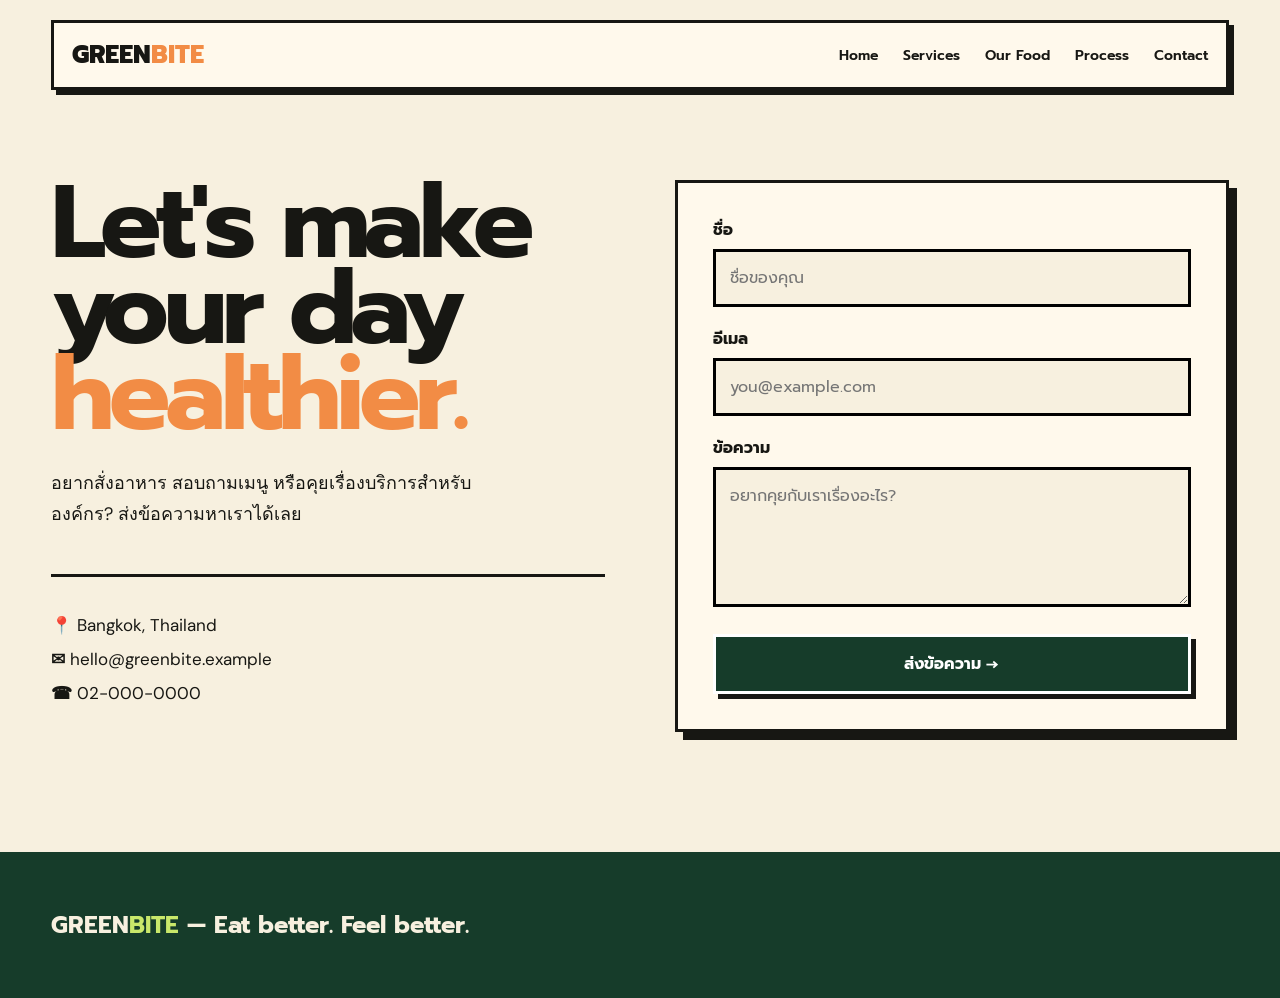
<file: contact.html>
<!DOCTYPE html>
<html lang="th">
<head>
<meta charset="UTF-8">
<meta name="viewport" content="width=device-width, initial-scale=1.0">
<title>Contact — GREENBITE</title>
<link href="https://fonts.googleapis.com/css2?family=DM+Sans:wght@400;500;700&family=Prompt:wght@400;500;600;700;800&display=swap" rel="stylesheet">
<style>
:root{--cream:#F7F0DF;--light:#FFF9EC;--green:#163C2A;--lime:#C9E86A;--orange:#F28C45;--black:#171713}
*{box-sizing:border-box;margin:0;padding:0}body{background:var(--cream);color:var(--black);font-family:Prompt,sans-serif}a{color:inherit;text-decoration:none}
.nav{width:92%;max-width:1180px;margin:20px auto;padding:13px 18px;border:3px solid;background:var(--light);box-shadow:5px 5px #171713;display:flex;justify-content:space-between;align-items:center}.logo{font-size:25px;font-weight:800}.logo span{color:var(--orange)}.nav-links{display:flex;gap:25px;font-size:14px;font-weight:600}.menu{display:none}
main{width:92%;max-width:1180px;margin:90px auto 120px;display:grid;grid-template-columns:1fr 1fr;gap:70px;align-items:start}
h1{font-size:clamp(60px,8vw,105px);line-height:.84;letter-spacing:-5px}h1 span{color:var(--orange)}
.intro{font-family:"DM Sans";font-size:18px;line-height:1.7;margin-top:30px;max-width:450px}
.info{margin-top:45px;border-top:3px solid;padding-top:25px}.info p{margin:12px 0;font-family:"DM Sans";font-size:17px}
.form{background:var(--light);border:3px solid;padding:35px;box-shadow:8px 8px #171713}
label{display:block;font-weight:700;margin:0 0 7px}input,textarea{width:100%;border:3px solid;background:var(--cream);padding:14px;font:inherit;margin-bottom:20px;outline:none}input:focus,textarea:focus{border-color:var(--orange)}textarea{height:140px;resize:vertical}
button{width:100%;background:var(--green);color:white;border:3px solid;padding:15px;font:700 16px Prompt;box-shadow:5px 5px #171713;cursor:pointer;transition:.2s}button:hover{transform:translate(4px,4px);box-shadow:1px 1px #171713}
footer{background:var(--green);color:var(--cream);padding:55px 4%}footer span{color:var(--lime)}
@media(max-width:700px){.nav-links{display:none}.menu{display:block}main{grid-template-columns:1fr;margin-top:60px;gap:50px}}
</style>
</head>
<body>
<nav class="nav"><a class="logo" href="index.html">GREEN<span>BITE</span></a><div class="nav-links"><a href="index.html">Home</a><a href="services.html">Services</a><a href="work.html">Our Food</a><a href="process.html">Process</a><a href="contact.html">Contact</a></div><div class="menu">☰</div></nav>

<main>
<section>
<h1>Let's make<br>your day<br><span>healthier.</span></h1>
<p class="intro">อยากสั่งอาหาร สอบถามเมนู หรือคุยเรื่องบริการสำหรับองค์กร? ส่งข้อความหาเราได้เลย</p>
<div class="info">
<p><strong>📍</strong> Bangkok, Thailand</p>
<p><strong>✉</strong> hello@greenbite.example</p>
<p><strong>☎</strong> 02-000-0000</p>
</div>
</section>

<form class="form" onsubmit="sendMessage(event)">
<label>ชื่อ</label>
<input type="text" placeholder="ชื่อของคุณ" required>
<label>อีเมล</label>
<input type="email" placeholder="you@example.com" required>
<label>ข้อความ</label>
<textarea placeholder="อยากคุยกับเราเรื่องอะไร?" required></textarea>
<button type="submit">ส่งข้อความ →</button>
</form>
</main>

<footer><h2>GREEN<span>BITE</span> — Eat better. Feel better.</h2></footer>

<script>
function sendMessage(e){
 e.preventDefault();
 alert("ขอบคุณสำหรับข้อความ! ทีม GREENBITE จะติดต่อกลับโดยเร็วที่สุด");
 e.target.reset();
}
</script>
</body>
</html>
</file>
